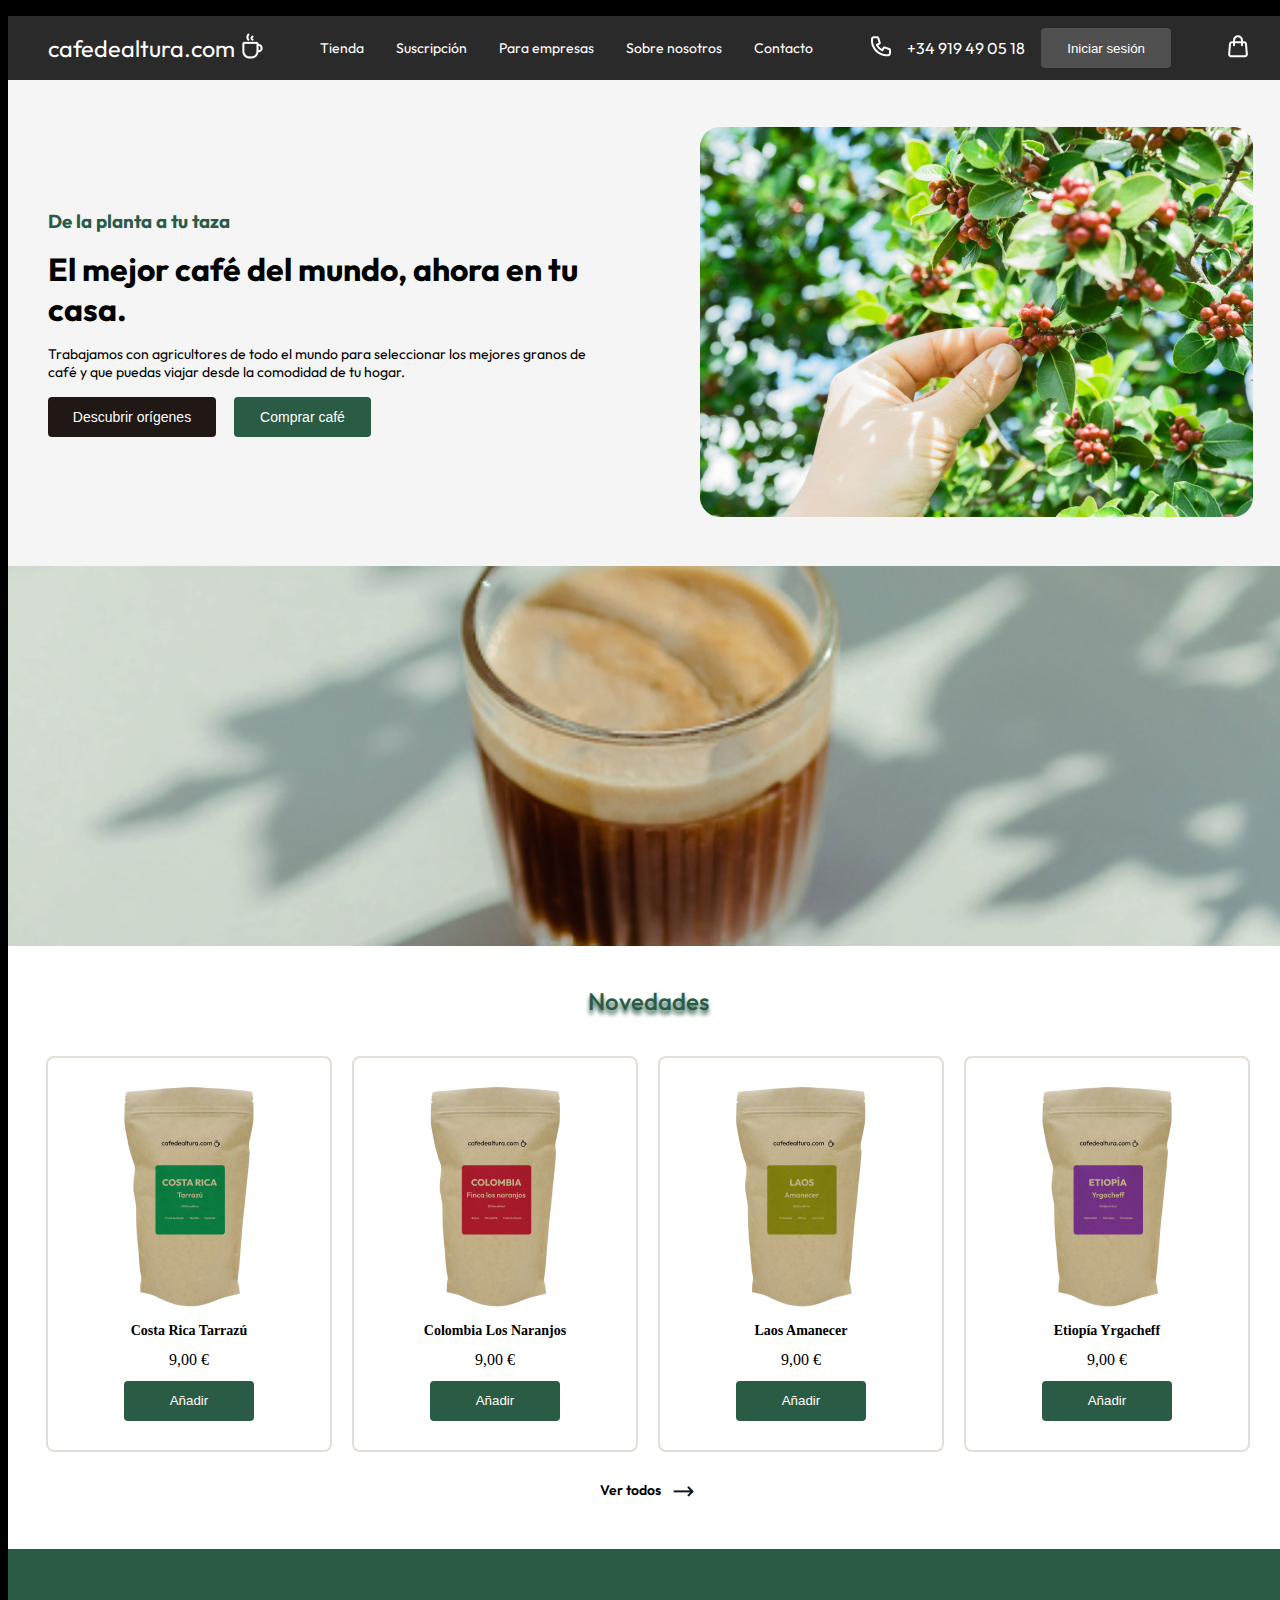
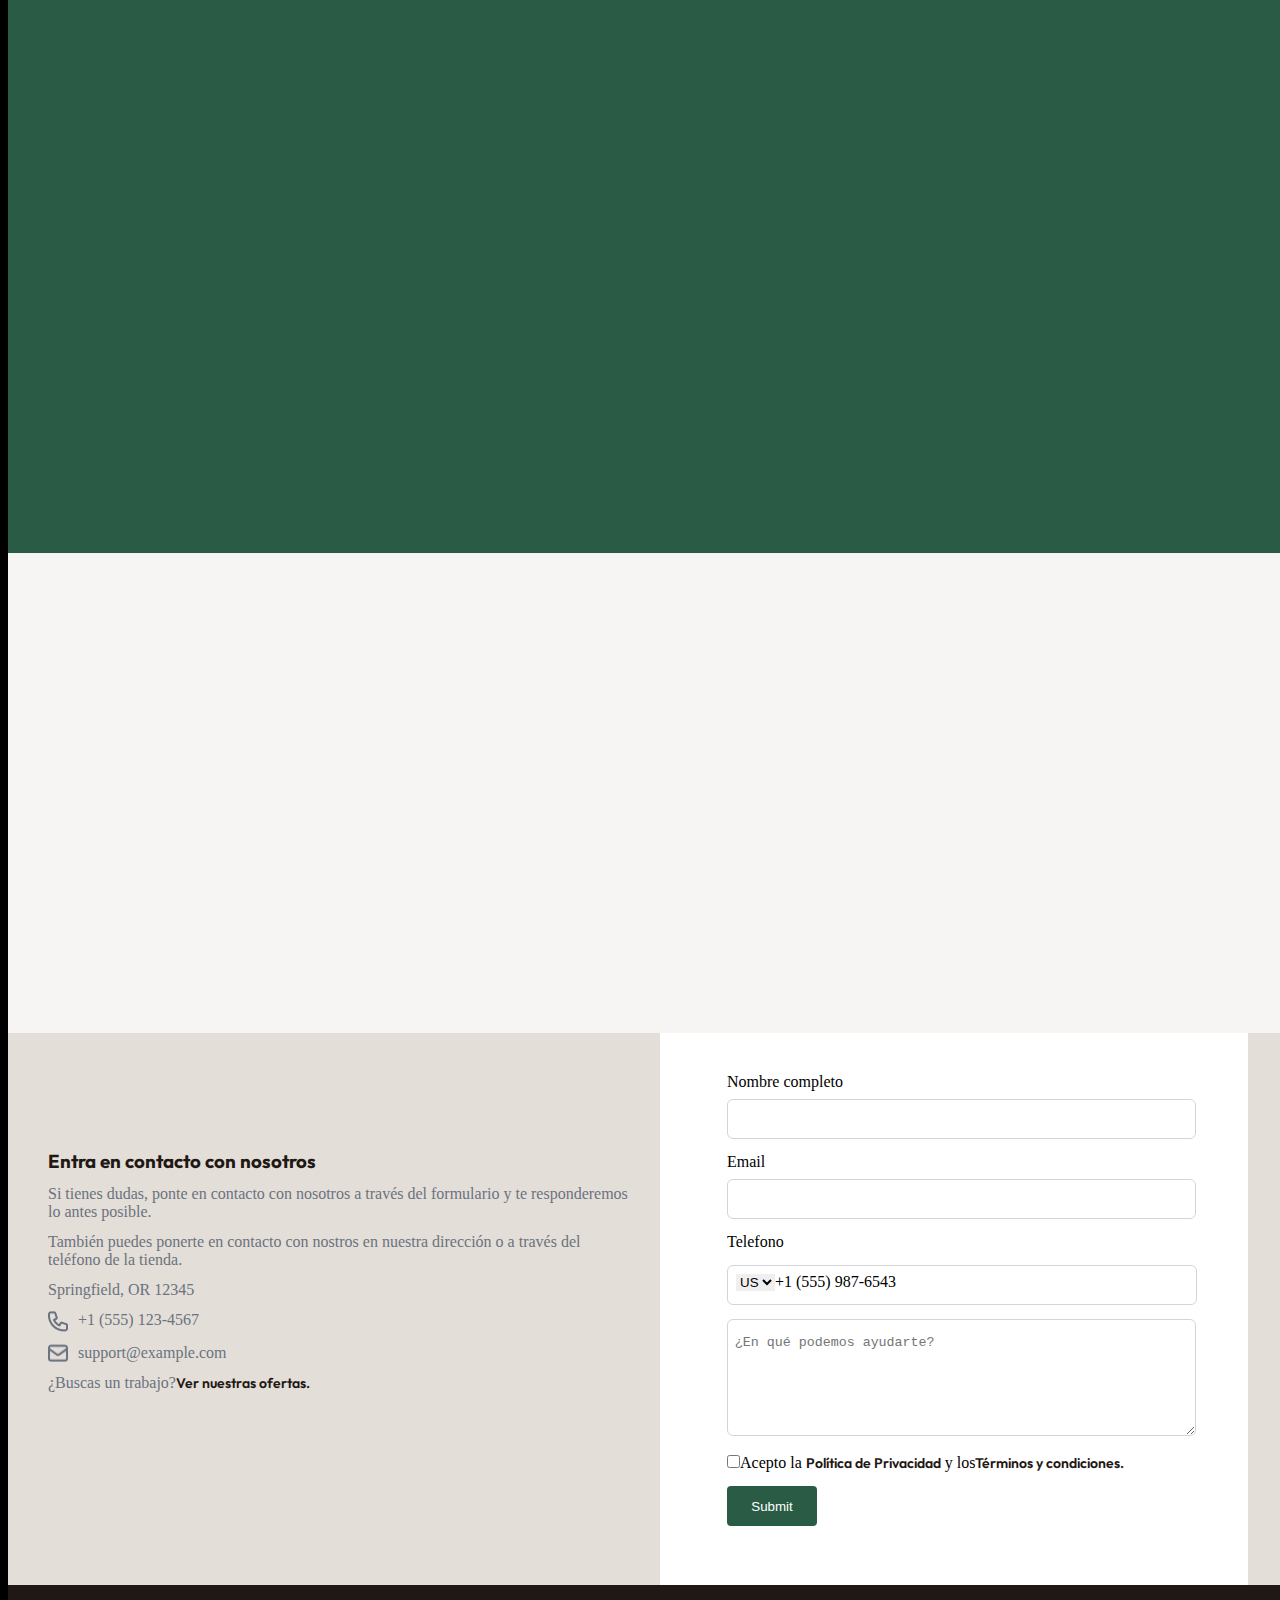
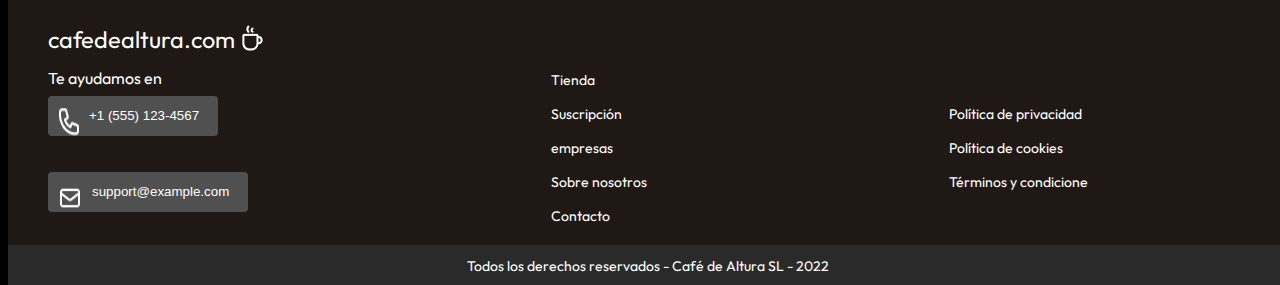
<file: index.html>
<!DOCTYPE html>
<html lang="es">

<head>
    <meta charset="UTF-8">
    <meta http-equiv="X-UA-Compatible" content="IE=edge">
    <meta name="viewport" content="width=device-width, initial-scale=1.0">
    <title>Cafedealtura</title>
    <link rel="stylesheet" href="style/styles.css">
    <link rel="preconnect" href="https://fonts.googleapis.com">
<link rel="preconnect" href="https://fonts.gstatic.com" crossorigin>
<link href="https://fonts.googleapis.com/css2?family=Gulzar&family=Ibarra+Real+Nova:ital@1&family=Outfit&display=swap" rel="stylesheet">
</head>
<body>
   <!--Nombre-->
   <!--Promo Full Time-->
    <div id="container">
        <header>
            <div class="logo">
                <div id="textologo">
                    <p>cafedealtura.com</p>
                </div>

                <div id="imagenlogo">
                    <img src="/assets/cafe.png">
                </div>
            </div>


            <nav>
                <div><a href="/pages/tienda.html">Tienda</a></div>
                <div><a href="/pages/suscripcion.html">Suscripción</a></div>
                <div><a href="/pages/empresas.html">Para empresas</a></div>
                <div><a href="/pages/Nosotros.html">Sobre nosotros</a></div>
                <div><a href="/pages/contacto.html">Contacto</a></div>
            </nav>
            
            <div class="contactbutton">
                <div id="imagencontacto">
                    <img src="/assets/Icon (1).png">
                </div>

                <div id="numerocontacto">
                    <p>+34 919 49 05 18</p>
                </div>

                <div id="botondeinicio">
                    <button>Iniciar sesión</button>
                </div>

            </div>

            <div id="shoppingbag">
                <img src="/assets/akar-icons_shopping-bag/Group.svg">
            </div>
        </header>

        <div id="section1">
            <div id="titulo">
                <div id="primertitulosect1">
                    <h3 id="firstittleplanta">De la planta a tu taza</h3>
                </div>

                <div id="segundotitulosect1">
                    <h1>El mejor café del mundo, ahora en tu casa.</h1>
                </div>

                <div id="primerparrafosect1">
                    <p>Trabajamos con agricultores de todo el mundo para seleccionar los mejores granos de café y que
                        puedas viajar desde la comodidad de tu hogar.</p>
                </div>

                <div id="botonessect1">
                    <button class="origenes">Descubrir orígenes</button>

                    <button class="comprar">Comprar café</button>
                </div>
            </div>

            <div id="imagendearbol">
                <img src="/assets/Planta de Cafe.png">
            </div>
        </div>

        <div id="section2">
            <!--
           <h2 id="tittlesection2">Café con las mejores condiciones</h2>
           
          <div id="contentboxsection2">
            
                <div id="firstboxsection2">
                    <div id="firstimage">
                        <img src="/assets/check.png">
                    </div>

                    <div id="tittlefirstbox">
                        <h3>Recibe tu pedido sin preocuparte</h3>
                    </div>

                    <div id="parragraghfirstbox">
                        <P>Tienes cosas más importantes en la cabeza, por eso con nuestra suscripción de café, nunca te quedarás sin tu taza de la mañana. </P>
                    </div>
                </div>

                <div id="secondboxsection2">

                </div>

                <div id="thirdboxsection2">

                </div>
          </div>-->

        </div>

        <div id="section3">

            <h2 id="tittlesection3">Novedades</h2>

            <div id="imagenscoffe3">
                <div id="firstimagecoffe">
                    <div id="imgcafe1">
                        <img src="/assets/cafe1green.png">
                    </div>

                    <div class="linkcafe">
                        <p>Costa Rica Tarrazú</p>
                    </div>

                    <div id="pricecafe1">
                        <p>9,00 €</p>
                    </div>

                    <div class="añadircafe">
                        <button class="addcafe">Añadir</button>
                    </div>
                </div>

                <div id="secondimagecoffe">
                    <div id="imgcafe2">
                        <img src="/assets/cafe2rojo.png">
                    </div>

                    <div class="linkcafe">
                        <p>Colombia Los Naranjos</p>
                    </div>

                    <div id="pricecafe2">
                        <p>9,00 €</p>
                    </div>

                    <div class="añadircafe">
                        <button class="addcafe">Añadir</button>
                    </div>
                </div>

                <div id="thirdimagecoffe">
                    <div id="imgcafe3">
                        <img src="/assets/cafe3green.png">
                    </div>

                    <div class="linkcafe">
                        <p>Laos Amanecer</p>
                    </div>

                    <div id="pricecafe3">
                        <p>9,00 €</p>
                    </div>

                    <div class="añadircafe">
                        <button class="addcafe">Añadir</button>
                    </div>
                </div>

                <div id="fourthimagecoffe">
                    <div id="imgcafe4">
                        <img src="/assets/cafe4morado.png">
                    </div>

                    <div class="linkcafe">
                        <p>Etiopía Yrgacheff</p>
                    </div>

                    <div id="pricecafe4">
                        <p>9,00 €</p>
                    </div>

                    <div class="añadircafe">
                        <button class="addcafe">Añadir</button>
                    </div>
                </div>
            </div>

            <div id="linkvertodosection3">
                <div id="linkvertodos">
                    <a id="vertodos" href="">Ver todos</a>
                </div>
                <div id="imagenflecha">
                    <img src="/assets/flechita.png">
                </div>
            </div>

        </div>

        <div id="section4">

        </div>

        <div id="section5">
            

        </div>

        <div id="section6">
            <div id="informacioncontacto">
                <h3 id="firsttittlesection6">Entra en contacto con nosotros</h3>

                <p >Si tienes dudas, ponte en contacto con nosotros a través del formulario y te
                    responderemos lo antes posible.</p>
                <p >También puedes ponerte en contacto con nostros en nuestra dirección o a
                    través del teléfono de la tienda.</p>
                <p >Springfield, OR 12345</p>
                <div id="contactosection6">
                    <img src="/assets/icontele6.png">
                    <p >+1 (555) 123-4567</p>
                </div>

                <div id="emailsection6">
                    <img src="/assets/mailgris.png">
                    <p >support@example.com</p>
                </div>
                <p>¿Buscas un trabajo?<a class="linkverofertas" href=>Ver nuestras ofertas.</a></p>

            </div>

            <div id="formulario">

                <form id="datosformulario" method="get">
                    <div>
                        <label id="nombre"> Nombre completo</label>
                        <input class="typeinput" type="text" name="name" for="nombre">
                    </div>

                    <div>
                        <label id="email"> Email</label>
                        <input class="typeinput" type="text" name="email" for="email">
                    </div>

                        <label>Telefono</label> 
                        <div class="telefono"> 
                                <select name="pais">
                                    <option value="US">US</option>
                                    <option value=""></option>
                                </select>+1 (555) 987-6543
                        </div>
                    <div>
                        <textarea name="texto" id="texto" placeholder="¿En qué podemos ayudarte?"></textarea>
                    </div>   

                    <div id="politicaprivacidad">
                        <input  type="checkbox">Acepto la <a class="linkverofertas" href="">Política de Privacidad</a> y los<a class="linkverofertas"  href="">Términos y condiciones.</a> 
                    </div>

                    <div id="buttonenviar">
                        <input name="enviar" id="enviar"  type="submit" >
                    </div>

                </form>
            </div>

        </div>

        <footer>
           
            <div class="logofooter">
                <div id="textologo">
                    <p>cafedealtura.com</p>
                </div>

                <div id="imagenlogo">
                    <img src="/assets/cafe.png">
                </div>
            </div>     
            

            <div id="contenidofooter">
                <div id="firstfooter">
                    
                    <p>Te ayudamos en</p>
                    
                    <button id="contactosfooter">
                        <img src="/assets/Icon (1).png">
                        <p >+1 (555) 123-4567</p>
                    </button> <br>
                        
                    <button id="emailfooter">
                        <img src="/assets/Mail.png">
                        <p >support@example.com</p>
                    </button>
                </div>

                <div>
                   <ul>
                    <li><a href="">Tienda</a></li>
                    <li><a href="">Suscripción</a></li>
                    <li><a href=""> empresas</a></li>
                    <li><a href="">Sobre nosotros</a></li>
                    <li><a href="">Contacto</a></li>
                   </ul>
                </div>

                <div>
                    <ul>
                        <li><a href="">Política de privacidad</a></li>
                        <li><a href="">Política de cookies</a></li>
                        <li><a href="">Términos y condicione</a></li>
                    </ul>

                </div>
            </div>
        
            <div id="foot2">
                <center><a  class="list" href="#">Todos los derechos reservados - Café de Altura SL - 2022</a></center>
            </div>
        </footer>
    </div>

</body>

</html>
</file>
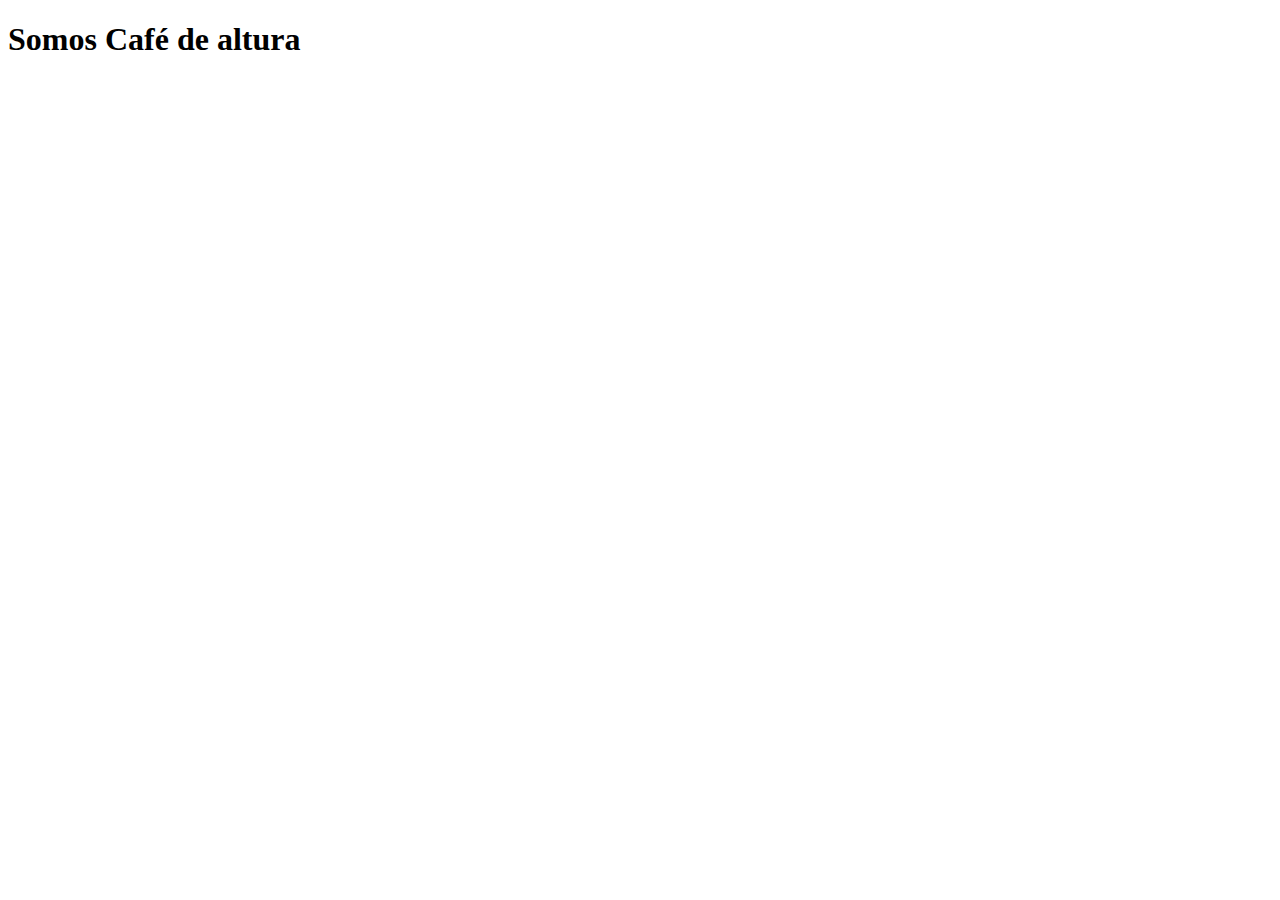
<file: pages/Nosotros.html>
<!DOCTYPE html>
<html lang="en">
<head>
    <meta charset="UTF-8">
    <meta http-equiv="X-UA-Compatible" content="IE=edge">
    <meta name="viewport" content="width=device-width, initial-scale=1.0">
    <title>Nosotros</title>
</head>
<body>
    <h1> Somos Café de altura </h1>
</body>
</html>
</file>
<file: style/styles.css>
*{
    margin:0;
    padding: 0;
}
body{
    background-color: black;
}

#container{
    width:1280px;
    height:auto;
    background-color:black;
    margin:0.5em auto;
    padding:0.5em;
}


header{
    font-family:'Outfit', sans-serif;
    background-color:#2B2A2B ;
    height: 64px;
    display: flex;
    justify-content:space-between;
}

.logo{
    font: size 23.46px;
    color: white;
    display: flex;
    justify-content: center;
    align-items: center;
    gap:7.36px;
}

#textologo{
    margin-left: 40px;
    font-size: 23.46px;
}

nav{
    font-size: 14px;
    color: white;
    display: flex;
    align-items: center;
    gap:32px;  
}

a:hover{
background-color: #515051;
padding: 13px;
border-radius: 4px;
}

.contactbutton{
    color: white;
    display: flex;
    justify-content: center;
    align-items: center;
    gap: 16px;
}

button{
    background-color:#515051;
    border-radius: 4px;
    border-style: none;
    color: white;
    width: 130px;
    height:40px; 
}

#shoppingbag{
    margin-right: 40px;
    margin-top: 19px;
}


#section1{
 font-family:'Outfit', sans-serif;
 background-color:whitesmoke;
 height: 486px;
 display: flex;
 justify-content: space-between;
 align-items: center;
 gap:24px;
}

#titulo{
    width:558px;
    margin-left: 40px;
    display: flex;
    flex-direction: column;
    gap:16px;
}

#primerparrafosect1{
    font-family:'Outfit', sans-serif;
    font-size: 14px;
}

#imagendearbol{
    width: 588px
}

#firstittleplanta{
 color:#2A5B45 ;
}

.origenes{
 background-color: #1F1815;
 font-size: 14px;
 width: 168px;
 height: 40px;
}

.comprar{
 background-color:#2A5B45 ;
 font-size: 14px;
 width: 137px;
 height: 40px;
 margin-left:15px;
}



#section2{
height:284px;
background-image:url(/assets/cafedark.png);
background-position: center;
background-size:cover;
padding: 48px 147px;

}
/*
#tittlesection2{
font-family:'Outfit', sans-serif;
color: white;
margin-bottom: 20px;
margin-left: 325px;
font-weight:500;
    
}

#contentboxsection2{
display: flex;
flex-direction: row;
justify-content: space-between;
align-items: center;
gap:24px;    
}

#firstboxsection2{
font-family:'Outfit', sans-serif;
width: 316px;
height: 232px;
background-color:#F7F5F3 ;
border-radius: 8px;
display: flex;
flex-direction: column;
justify-content: center;
align-items: center;
gap:16px ;
}

#tittlefirstbox{
color: black;
padding-left: 24px;
padding-right: 24px;
}

#parragraghfirstbox{

}


 #secondboxsection2{
width: 316px;
height: 232px;
background-color:#F7F5F3 ;
border-radius: 8px;   
 }

 #thirdboxsection2{
 width: 316px;
 height: 232px;
 background-color:#F7F5F3 ;
 border-radius: 8px;  
 }

*/



#section3{
    background-color: #FFFFFF;
    height:603.39px
}

#tittlesection3{
font-family:'Outfit', sans-serif; 
text-shadow: 0px 4px 4px;
font-weight: 500;
color: #2A5B45;
margin-left: 580px;
padding-top:40px;


}
#imagenscoffe3{
display: flex;
flex-direction: row;
justify-content: center;
align-items: center;
gap: 20px;
margin-top:40px;

}

.linkcafe{
    font-size: 14px;
    font-weight: 600;
    color: black;
}

.addcafe{
    background-color: #2A5B45;
}
#firstimagecoffe{
    display: flex;
    flex-direction:column;
    justify-content: center;
    align-items: center;
    width: 282px;
    height: 391.9px;
    border-radius: 8px;
    gap: 12px;
    border: 2px solid #E3DED7;
   
}

#secondimagecoffe{
    display: flex;
    flex-direction:column;
    justify-content: center;
    align-items: center;
    width: 282px;
    height: 391.39px;
    border-radius: 8px;
    gap: 12px;
    border: 2px solid #E3DED7;
}

#thirdimagecoffe{
    display: flex;
    flex-direction:column;
    justify-content: center;
    align-items: center;
    width: 282px;
    height: 391.39px; 
    border-radius: 8px;
    gap: 12px;
    border: 2px solid #E3DED7;
}

#fourthimagecoffe{
    display: flex;
    flex-direction:column;
    justify-content: center;
    align-items: center; 
    width: 282px;
    height: 391.39px;
    border-radius: 8px;
    gap: 12px;
    border: 2px solid #E3DED7;
    
}

#linkvertodosection3{
    display: flex;
    flex-direction: row;
    justify-content: center;
    align-items: center; 
    margin-top: 20px;
    gap:10px;
}
#vertodos{
    font-family:'Outfit', sans-serif; 
    font-size: 14px;
    color: black;
    font-weight:600 ;
}

#imagenflecha{
    padding-top: 7px;
}


#section4{
background-color:#2A5B45 ;
height: 604px;
}
#section5{
background-color:#F7F5F3 ;
height: 480px;

}

#section6{
background-color: #E3DED7 ;
height: 552px;
display: flex;
flex-direction: row;
gap:24px;
}

#informacioncontacto{
    margin-top: 116px;
    margin-left:40px;
    width: 588px;
    height:320px ;
    display: flex;
    flex-direction: column;
    gap:12px ;
    color:#6B7280 ;
}

#firsttittlesection6{
    font-family:'Outfit', sans-serif; 
    color: #1F1815;
}

#contactosection6{
    display:flex;
    flex-direction: row;
    gap: 10px;
}

#emailsection6{
    display:flex;
    flex-direction: row;
    gap: 10px; 
}

.linkverofertas{
    font-family:'Outfit', sans-serif; 
    font-size: 14px;
    color: #1F1815;
    font-weight:600 ;
}

#formulario{
    padding-right: 51px;
    padding-left: 67px;
    padding-top: 40px;
    background-color: white;
    margin-right: 40px;
    width: 470px;
    height:512px;
}

#datosformulario{
    display: flex;
    flex-direction: column;
    gap: 14px;
}

select{
    border-style:none;
}

.telefono{
    width: 460px;
    height: 31px;
    border-radius: 6px;
    padding-left: .5em;
    border:1px solid #D1D5DB;   
    padding-top:7px;  
}

.typeinput{
    width: 460px;
    height: 31px;
    border-radius: 6px;
    padding-left: .5em;
    border:1px solid #D1D5DB;   
    padding-top:7px;
    margin-top: 8px;
}

#texto{
    width: 460px;
    height:100px;
    border-radius: 6px;
    padding-left: .5em;
    border:1px solid #D1D5DB;   
    padding-top:15px;
}

#enviar{
    width: 90px;
    height: 40px;
    background-color: #2A5B45;
    color: white;
    border-style: none;
    border-radius: 4px ;
}


footer{
background-color: #1F1815 ;
height: 270px;
font-family:'Outfit', sans-serif;
color: white;
}

.logofooter{
    font: size 23.46px;
    color: white;
    display: flex;
    justify-content:start;
    align-items:flex-start;
    gap:7.36px;
    padding-top:40px ;
}



#contenidofooter{
    margin-left:40px ;
    margin-right:200px;
    display: flex;
    flex-direction: row;
    justify-content:space-between ;
    align-items: center;
}

#firstfooter{
    display: flex;
    flex-direction: column;
    gap: 8px;
}

#contactosfooter{
    padding-top: 12px;
    padding-left:10px;
    width:170px ;
    height: 40px;
    display:flex;
    flex-direction: row;
    gap: 10px;
}

#emailfooter{
    padding-top:12px ;
    padding-left:10px;
    width:200px;
    height: 40px;
    display:flex;
    flex-direction: row;
    gap: 10px;
}

ul>li{
    list-style: none;
    margin-top: 14px;
}

a{
    font-family:'Outfit', sans-serif;
    font-size:14px;
    font-weight:400;
    color: white;
    text-decoration: none;
}

#foot2{
    height:30px;
    background-color:#2B2A2B ;
    padding-top:10px;
    margin-top: 20px;
}
</file>
